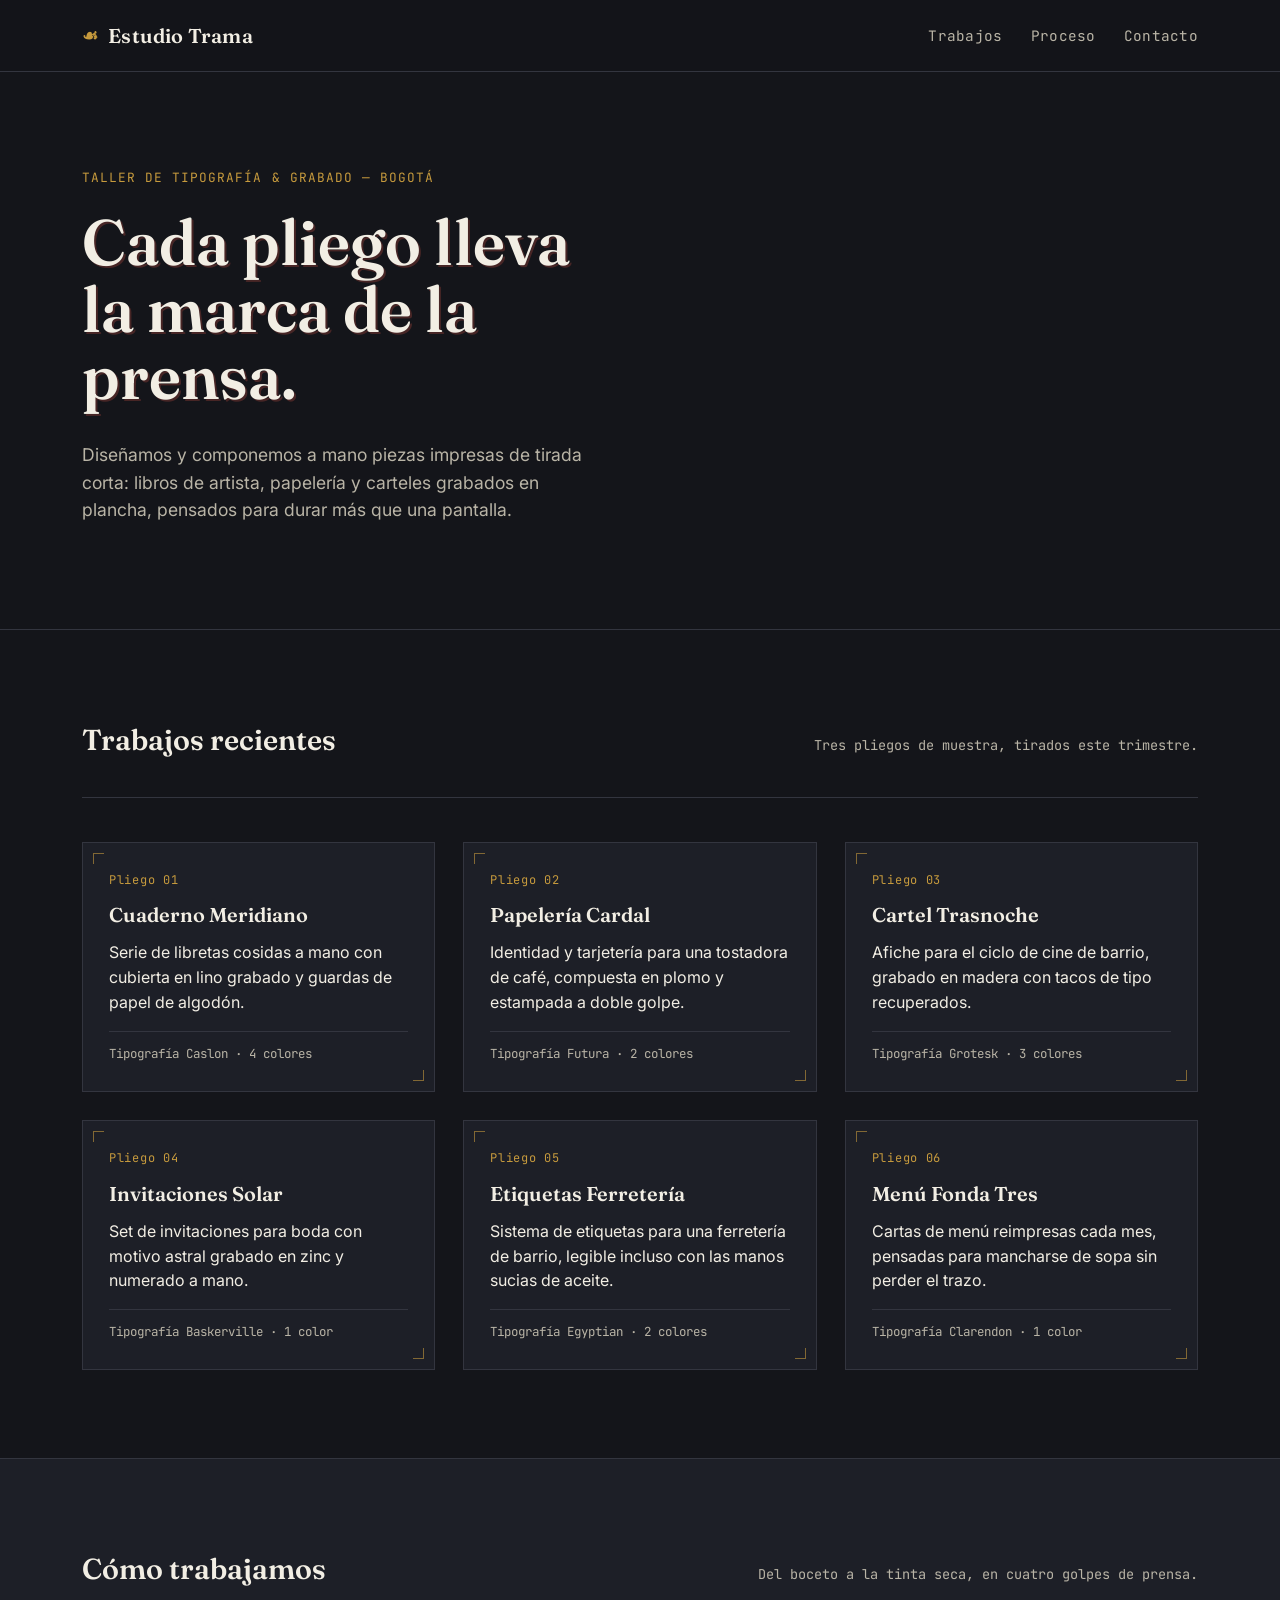
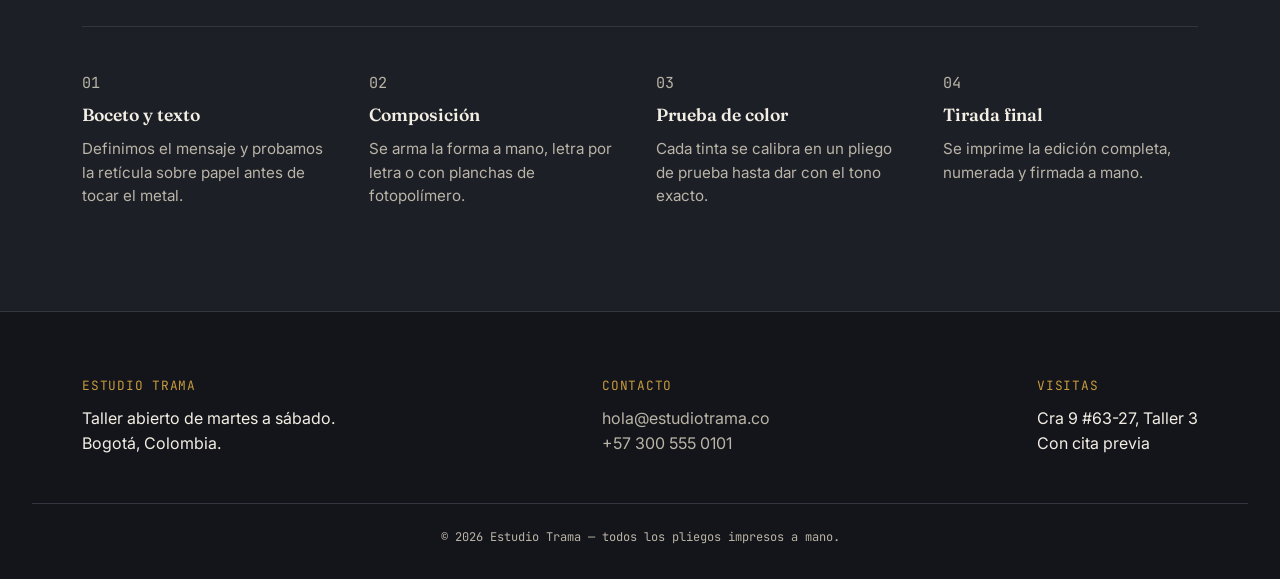
<file: index.html>
<!DOCTYPE html>
<html lang="es">
<head>
<meta charset="UTF-8">
<meta name="viewport" content="width=device-width, initial-scale=1.0">
<title>Estudio Trama — Tipografía y Grabado</title>
<link rel="preconnect" href="https://fonts.googleapis.com">
<link rel="preconnect" href="https://fonts.gstatic.com" crossorigin>
<link href="https://fonts.googleapis.com/css2?family=Fraunces:opsz,wght@9..144,400;9..144,600;9..144,700&family=Inter:wght@400;500;600&family=JetBrains+Mono:wght@400;500&display=swap" rel="stylesheet">
<link rel="stylesheet" href="estilos.css">
</head>
<body>

<header class="site-header">
  <div class="wrap header-inner">
    <a href="#" class="brand">
      <span class="brand-mark" aria-hidden="true">☙</span>
      Estudio&nbsp;Trama
    </a>
    <nav class="site-nav" aria-label="Navegación principal">
      <ul>
        <li><a href="#trabajos">Trabajos</a></li>
        <li><a href="#proceso">Proceso</a></li>
        <li><a href="#contacto">Contacto</a></li>
      </ul>
    </nav>
  </div>
</header>

<main>

  <section class="hero">
    <div class="wrap hero-inner">
      <p class="eyebrow">Taller de tipografía &amp; grabado — Bogotá</p>
      <h1 class="hero-title">
        Cada pliego lleva<br>
        la marca de la prensa.
      </h1>
      <p class="hero-lede">
        Diseñamos y componemos a mano piezas impresas de tirada corta:
        libros de artista, papelería y carteles grabados en plancha,
        pensados para durar más que una pantalla.
      </p>
    </div>
  </section>

  <section id="trabajos" class="trabajos">
    <div class="wrap">
      <div class="section-head">
        <h2>Trabajos recientes</h2>
        <p class="section-note">Tres pliegos de muestra, tirados este trimestre.</p>
      </div>

      <div class="grid-trabajos">

        <article class="plate">
          <p class="plate-no">Pliego&nbsp;01</p>
          <h3>Cuaderno&nbsp;Meridiano</h3>
          <p>Serie de libretas cosidas a mano con cubierta en lino
            grabado y guardas de papel de algodón.</p>
          <p class="plate-meta">Tipografía Caslon · 4 colores</p>
        </article>

        <article class="plate">
          <p class="plate-no">Pliego&nbsp;02</p>
          <h3>Papelería&nbsp;Cardal</h3>
          <p>Identidad y tarjetería para una tostadora de café,
            compuesta en plomo y estampada a doble golpe.</p>
          <p class="plate-meta">Tipografía Futura · 2 colores</p>
        </article>

        <article class="plate">
          <p class="plate-no">Pliego&nbsp;03</p>
          <h3>Cartel&nbsp;Trasnoche</h3>
          <p>Afiche para el ciclo de cine de barrio, grabado en
            madera con tacos de tipo recuperados.</p>
          <p class="plate-meta">Tipografía Grotesk · 3 colores</p>
        </article>

        <article class="plate">
          <p class="plate-no">Pliego&nbsp;04</p>
          <h3>Invitaciones&nbsp;Solar</h3>
          <p>Set de invitaciones para boda con motivo astral
            grabado en zinc y numerado a mano.</p>
          <p class="plate-meta">Tipografía Baskerville · 1 color</p>
        </article>

        <article class="plate">
          <p class="plate-no">Pliego&nbsp;05</p>
          <h3>Etiquetas&nbsp;Ferretería</h3>
          <p>Sistema de etiquetas para una ferretería de barrio,
            legible incluso con las manos sucias de aceite.</p>
          <p class="plate-meta">Tipografía Egyptian · 2 colores</p>
        </article>

        <article class="plate">
          <p class="plate-no">Pliego&nbsp;06</p>
          <h3>Menú&nbsp;Fonda&nbsp;Tres</h3>
          <p>Cartas de menú reimpresas cada mes, pensadas
            para mancharse de sopa sin perder el trazo.</p>
          <p class="plate-meta">Tipografía Clarendon · 1 color</p>
        </article>

      </div>
    </div>
  </section>

  <section id="proceso" class="proceso">
    <div class="wrap proceso-inner">
      <div class="section-head">
        <h2>Cómo trabajamos</h2>
        <p class="section-note">Del boceto a la tinta seca, en cuatro golpes de prensa.</p>
      </div>
      <div class="grid-proceso">
        <div class="paso">
          <p class="paso-no">01</p>
          <h3>Boceto y texto</h3>
          <p>Definimos el mensaje y probamos la retícula sobre papel antes de tocar el metal.</p>
        </div>
        <div class="paso">
          <p class="paso-no">02</p>
          <h3>Composición</h3>
          <p>Se arma la forma a mano, letra por letra o con planchas de fotopolímero.</p>
        </div>
        <div class="paso">
          <p class="paso-no">03</p>
          <h3>Prueba de color</h3>
          <p>Cada tinta se calibra en un pliego de prueba hasta dar con el tono exacto.</p>
        </div>
        <div class="paso">
          <p class="paso-no">04</p>
          <h3>Tirada final</h3>
          <p>Se imprime la edición completa, numerada y firmada a mano.</p>
        </div>
      </div>
    </div>
  </section>

</main>

<footer id="contacto" class="site-footer">
  <div class="wrap footer-inner">
    <div>
      <p class="footer-title">Estudio Trama</p>
      <p>Taller abierto de martes a sábado.<br>Bogotá, Colombia.</p>
    </div>
    <div>
      <p class="footer-title">Contacto</p>
      <p><a href="mailto:hola@estudiotrama.co">hola@estudiotrama.co</a><br>
         <a href="tel:+5713005550101">+57&nbsp;300&nbsp;555&nbsp;0101</a></p>
    </div>
    <div>
      <p class="footer-title">Visitas</p>
      <p>Cra 9 #63-27, Taller 3<br>Con cita previa</p>
    </div>
  </div>
  <p class="fine-print">© 2026 Estudio Trama — todos los pliegos impresos a mano.</p>
</footer>

</body>
</html>
</file>
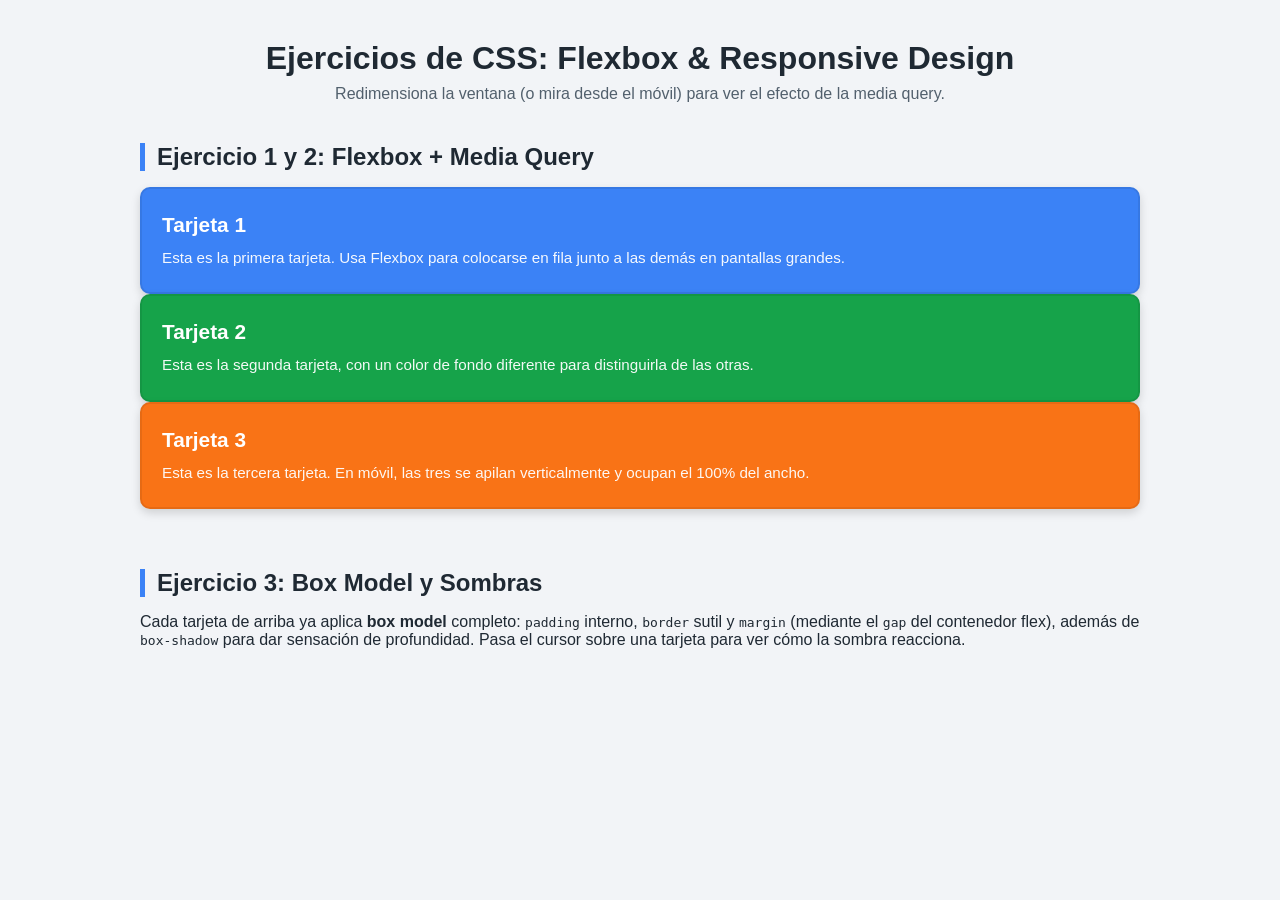
<file: index (1).html>
<!DOCTYPE html>
<html lang="es">
<head>
<meta charset="UTF-8">
<meta name="viewport" content="width=device-width, initial-scale=1.0">
<title>Ejercicios de CSS - Flexbox y Responsive Design</title>
<style>

  /* ============================================
     RESET BÁSICO
     ============================================ */
  * {
    margin: 0;
    padding: 0;
    box-sizing: border-box; 
  }

  body {
    font-family: 'Segoe UI', Arial, sans-serif;
    background-color: #f2f4f7;
    color: #1f2933;
    padding: 40px 20px;
  }

  h1 {
    text-align: center;
    margin-bottom: 8px;
  }

  h2 {
    margin: 40px 0 16px;
    border-left: 5px solid #3b82f6;
    padding-left: 12px;
  }

  .intro {
    text-align: center;
    color: #52606d;
    margin-bottom: 20px;
  }

  section {
    max-width: 1000px;
    margin: 0 auto 60px;
  }


  .tarjeta {
    padding: 24px 20px;       
    border: 2px solid rgba(0,0,0,0.08); 
    border-radius: 10px;
    box-shadow: 0 4px 10px rgba(0,0,0,0.15); 
    color: #ffffff;
    transition: transform 0.2s ease, box-shadow 0.2s ease;
  }

  .tarjeta:hover {
    transform: translateY(-4px);
    box-shadow: 0 8px 18px rgba(0,0,0,0.25);
  }

  .tarjeta h3 {
    font-size: 1.3rem;
    margin-bottom: 10px;
  }

  .tarjeta p {
    font-size: 0.95rem;
    line-height: 1.4;
    opacity: 0.95;
  }

  /* Colores de fondo diferentes para cada tarjeta */
  .tarjeta--uno   { background-color: #3b82f6; }
  .tarjeta--dos   { background-color: #16a34a; }
  .tarjeta--tres  { background-color: #f97316; }

  /* ============================================
     MEDIA QUERY (Ejercicio 2)
     ============================================
 
   */
    }
  }

</style>
</head>
<body>

  <h1>Ejercicios de CSS: Flexbox &amp; Responsive Design</h1>
  <p class="intro">Redimensiona la ventana (o mira desde el móvil) para ver el efecto de la media query.</p>

  <section>
    <h2>Ejercicio 1 y 2: Flexbox + Media Query</h2>
    <div class="contenedor-tarjetas">

      <div class="tarjeta tarjeta--uno">
        <h3>Tarjeta 1</h3>
        <p>Esta es la primera tarjeta. Usa Flexbox para colocarse en fila junto a las demás en pantallas grandes.</p>
      </div>

      <div class="tarjeta tarjeta--dos">
        <h3>Tarjeta 2</h3>
        <p>Esta es la segunda tarjeta, con un color de fondo diferente para distinguirla de las otras.</p>
      </div>

      <div class="tarjeta tarjeta--tres">
        <h3>Tarjeta 3</h3>
        <p>Esta es la tercera tarjeta. En móvil, las tres se apilan verticalmente y ocupan el 100% del ancho.</p>
      </div>

    </div>
  </section>

  <section>
    <h2>Ejercicio 3: Box Model y Sombras</h2>
    <p>
      Cada tarjeta de arriba ya aplica <strong>box model</strong> completo:
      <code>padding</code> interno, <code>border</code> sutil y <code>margin</code>
      (mediante el <code>gap</code> del contenedor flex), además de
      <code>box-shadow</code> para dar sensación de profundidad. Pasa el
      cursor sobre una tarjeta para ver cómo la sombra reacciona.
    </p>
  </section>

</body>
</html>
</file>
<file: estilos.css>
/* ============================================
   ESTUDIO TRAMA — hoja de estilos
   Tokens: ink-black / panel / paper / brass / press-red
   ============================================ */

:root {
  --ink: #14151a;
  --panel: #1d1f27;
  --paper: #f2eee4;
  --paper-dim: #b9b4a6;
  --brass: #c69a3d;
  --press-red: #a5453b;
  --line: #33353f;

  --font-display: "Fraunces", Georgia, serif;
  --font-body: "Inter", system-ui, sans-serif;
  --font-mono: "JetBrains Mono", monospace;

  --wrap: 1180px;
}

* { box-sizing: border-box; }

html {
  scroll-behavior: smooth;
}

body {
  margin: 0;
  background: var(--ink);
  color: var(--paper);
  font-family: var(--font-body);
  line-height: 1.55;
  -webkit-font-smoothing: antialiased;
}

a {
  color: inherit;
}

h1, h2, h3 {
  font-family: var(--font-display);
  font-weight: 600;
  margin: 0 0 0.5em;
  color: var(--paper);
}

p { margin: 0 0 1em; }

.wrap {
  max-width: var(--wrap);
  margin: 0 auto;
  padding: 0 32px;
}

:focus-visible {
  outline: 2px solid var(--brass);
  outline-offset: 3px;
}

@media (prefers-reduced-motion: reduce) {
  html { scroll-behavior: auto; }
}

/* ---------- Header ---------- */

.site-header {
  border-bottom: 1px solid var(--line);
  position: sticky;
  top: 0;
  background: rgba(20, 21, 26, 0.92);
  backdrop-filter: blur(6px);
  z-index: 10;
}

.header-inner {
  display: flex;
  align-items: center;
  justify-content: space-between;
  padding-top: 20px;
  padding-bottom: 20px;
}

.brand {
  font-family: var(--font-display);
  font-size: 1.25rem;
  font-weight: 600;
  text-decoration: none;
  letter-spacing: 0.01em;
  display: flex;
  align-items: center;
  gap: 10px;
}

.brand-mark {
  color: var(--brass);
  font-size: 1.1rem;
}

.site-nav ul {
  list-style: none;
  display: flex;
  gap: 28px;
  margin: 0;
  padding: 0;
}

.site-nav a {
  text-decoration: none;
  font-size: 0.9rem;
  font-family: var(--font-mono);
  letter-spacing: 0.02em;
  color: var(--paper-dim);
  transition: color 0.15s ease;
}

.site-nav a:hover {
  color: var(--brass);
}

/* ---------- Hero ---------- */

.hero {
  padding: 96px 0 88px;
  border-bottom: 1px solid var(--line);
}

.eyebrow {
  font-family: var(--font-mono);
  font-size: 0.8rem;
  letter-spacing: 0.08em;
  text-transform: uppercase;
  color: var(--brass);
  margin-bottom: 20px;
}

.hero-title {
  font-size: clamp(2.4rem, 5vw, 4.2rem);
  line-height: 1.05;
  max-width: 14ch;
  text-shadow: 2px 2px 0 rgba(165, 69, 59, 0.35);
}

.hero-lede {
  max-width: 46ch;
  font-size: 1.1rem;
  color: var(--paper-dim);
}

/* ---------- Section heads ---------- */

.section-head {
  display: flex;
  align-items: baseline;
  justify-content: space-between;
  gap: 24px;
  flex-wrap: wrap;
  border-bottom: 1px solid var(--line);
  padding-bottom: 20px;
  margin-bottom: 44px;
}

.section-head h2 {
  font-size: 1.8rem;
}

.section-note {
  font-family: var(--font-mono);
  font-size: 0.85rem;
  color: var(--paper-dim);
  margin: 0;
}

/* ---------- Trabajos: grid principal (3 columnas) ---------- */

.trabajos {
  padding: 88px 0;
}

.grid-trabajos {
  display: grid;
  grid-template-columns: 1fr;
  gap: 28px;
}

.plate {
  background: var(--panel);
  border: 1px solid var(--line);
  padding: 28px 26px;
  position: relative;
}

.plate::before,
.plate::after {
  content: "";
  position: absolute;
  width: 10px;
  height: 10px;
  border-color: var(--brass);
  opacity: 0.6;
}

.plate::before {
  top: 10px;
  left: 10px;
  border-top: 1px solid var(--brass);
  border-left: 1px solid var(--brass);
}

.plate::after {
  bottom: 10px;
  right: 10px;
  border-bottom: 1px solid var(--brass);
  border-right: 1px solid var(--brass);
}

.plate-no {
  font-family: var(--font-mono);
  font-size: 0.75rem;
  color: var(--brass);
  letter-spacing: 0.06em;
  margin-bottom: 10px;
}

.plate h3 {
  font-size: 1.25rem;
}

.plate-meta {
  font-family: var(--font-mono);
  font-size: 0.78rem;
  color: var(--paper-dim);
  margin: 0;
  border-top: 1px solid var(--line);
  padding-top: 12px;
}

/* ---------- Proceso: segundo layout de grid ---------- */

.proceso {
  padding: 88px 0;
  background: var(--panel);
  border-top: 1px solid var(--line);
  border-bottom: 1px solid var(--line);
}

.grid-proceso {
  display: grid;
  grid-template-columns: 1fr;
  gap: 32px;
}

.paso-no {
  font-family: var(--font-mono);
  color: var(--press-red);
  font-size: 0.85rem;
  margin-bottom: 6px;
}

.paso h3 {
  font-size: 1.1rem;
}

.paso p {
  color: var(--paper-dim);
  font-size: 0.95rem;
}

/* ---------- Footer ---------- */

.site-footer {
  padding: 64px 0 32px;
}

.footer-inner {
  display: flex;
  flex-wrap: wrap;
  gap: 40px;
  justify-content: space-between;
  padding-bottom: 32px;
}

.footer-title {
  font-family: var(--font-mono);
  font-size: 0.8rem;
  text-transform: uppercase;
  letter-spacing: 0.06em;
  color: var(--brass);
  margin-bottom: 10px;
}

.footer-inner a {
  text-decoration: none;
  color: var(--paper-dim);
}

.footer-inner a:hover {
  color: var(--brass);
}

.fine-print {
  text-align: center;
  font-family: var(--font-mono);
  font-size: 0.75rem;
  color: var(--paper-dim);
  border-top: 1px solid var(--line);
  padding-top: 24px;
  margin: 0 32px;
}

/* ============================================
   RESPONSIVE
   Móvil: 1 columna (por defecto, arriba)
   Tablet: 2 columnas
   Escritorio: 3 columnas
   ============================================ */

@media (min-width: 640px) {
  .grid-trabajos {
    grid-template-columns: repeat(2, 1fr);
  }
  .grid-proceso {
    grid-template-columns: repeat(2, 1fr);
  }
}

@media (min-width: 1024px) {
  .grid-trabajos {
    grid-template-columns: repeat(3, 1fr);
  }
  .grid-proceso {
    grid-template-columns: repeat(4, 1fr);
  }
}

@media (max-width: 639px) {
  .header-inner {
    flex-direction: column;
    align-items: flex-start;
    gap: 14px;
  }
  .site-nav ul {
    gap: 18px;
    flex-wrap: wrap;
  }
  .hero {
    padding: 64px 0 56px;
  }
}
</file>
